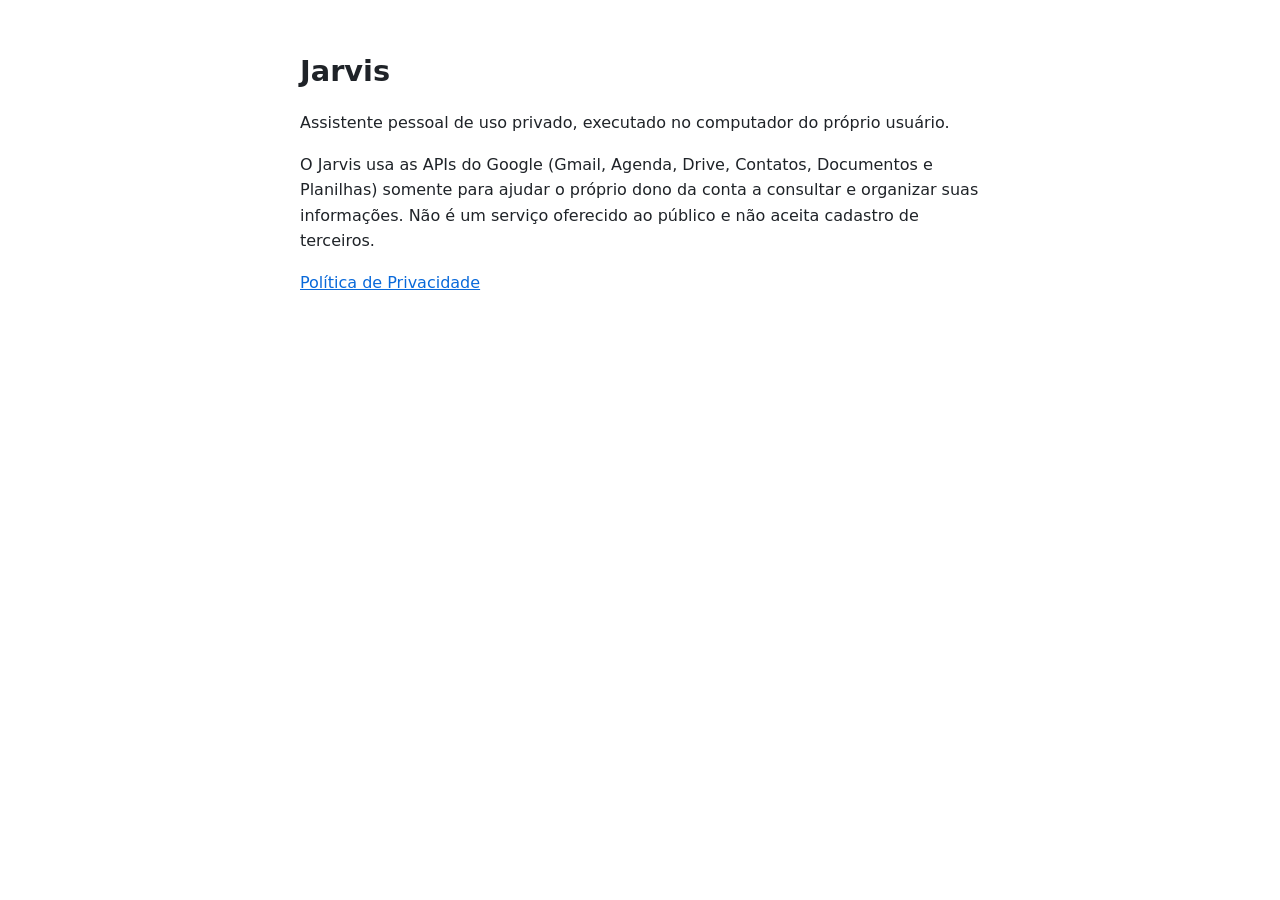
<file: index.html>
<!doctype html>
<html lang="pt-BR">
<head>
  <meta charset="utf-8">
  <meta name="viewport" content="width=device-width, initial-scale=1">
  <title>Jarvis</title>
  <link rel="stylesheet" href="estilo.css">
</head>
<body>
  <main>
    <h1>Jarvis</h1>
    <p>Assistente pessoal de uso privado, executado no computador do próprio usuário.</p>
    <p>O Jarvis usa as APIs do Google (Gmail, Agenda, Drive, Contatos, Documentos e Planilhas) somente
      para ajudar o próprio dono da conta a consultar e organizar suas informações. Não é um serviço
      oferecido ao público e não aceita cadastro de terceiros.</p>
    <p><a href="privacidade.html">Política de Privacidade</a></p>
  </main>
</body>
</html>
</file>
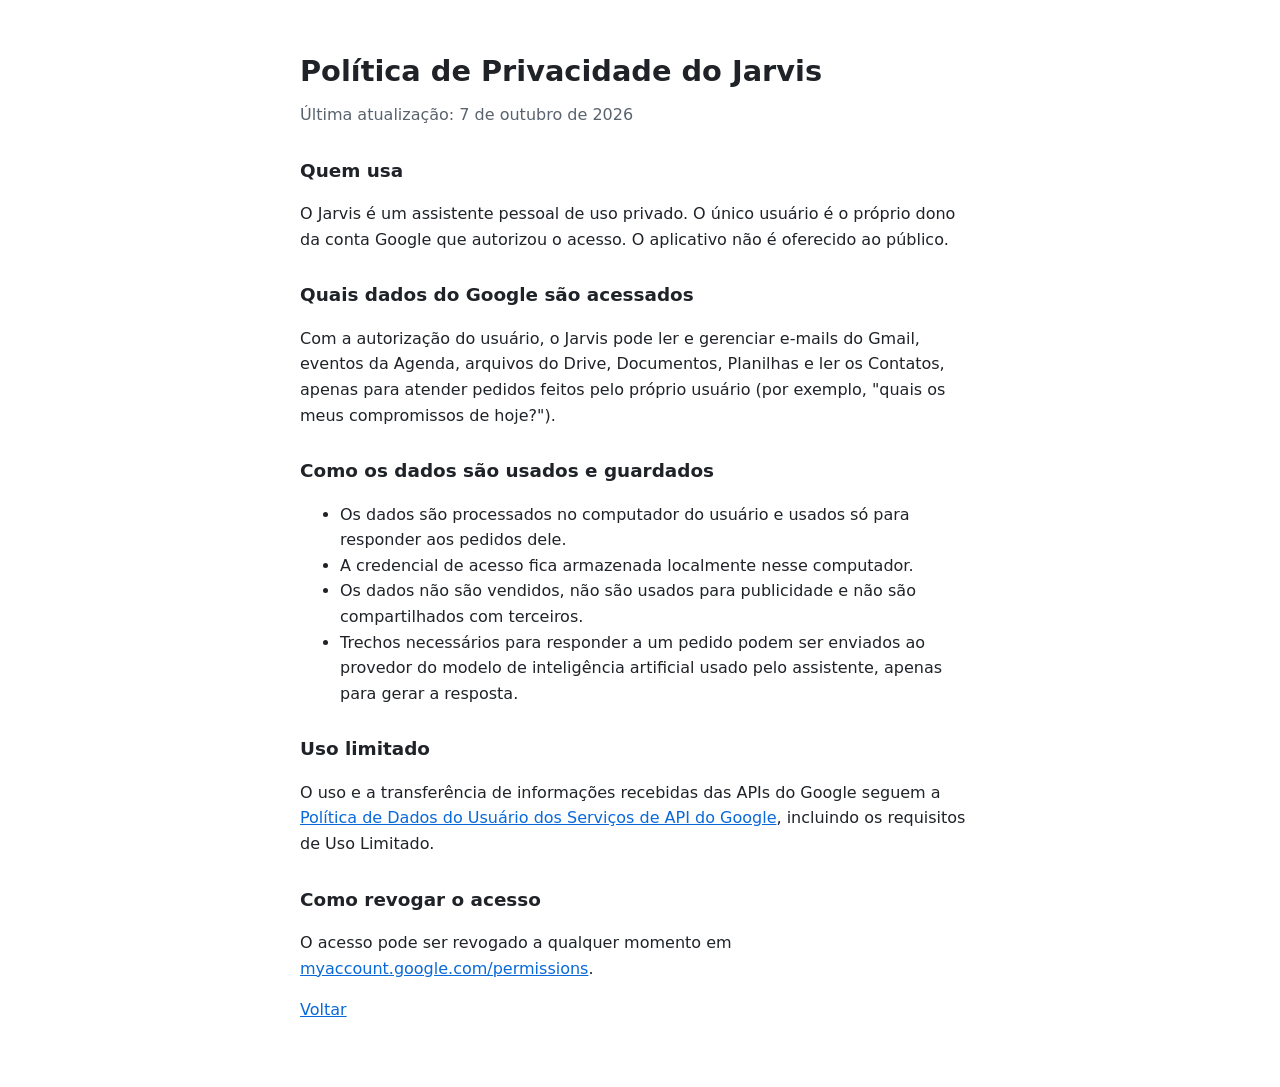
<file: privacidade.html>
<!doctype html>
<html lang="pt-BR">
<head>
  <meta charset="utf-8">
  <meta name="viewport" content="width=device-width, initial-scale=1">
  <title>Privacidade do Jarvis</title>
  <link rel="stylesheet" href="estilo.css">
</head>
<body>
  <main>
    <h1>Política de Privacidade do Jarvis</h1>
    <p class="data">Última atualização: 7 de outubro de 2026</p>

    <h2>Quem usa</h2>
    <p>O Jarvis é um assistente pessoal de uso privado. O único usuário é o próprio dono da conta Google
      que autorizou o acesso. O aplicativo não é oferecido ao público.</p>

    <h2>Quais dados do Google são acessados</h2>
    <p>Com a autorização do usuário, o Jarvis pode ler e gerenciar e-mails do Gmail, eventos da Agenda,
      arquivos do Drive, Documentos, Planilhas e ler os Contatos, apenas para atender pedidos feitos
      pelo próprio usuário (por exemplo, "quais os meus compromissos de hoje?").</p>

    <h2>Como os dados são usados e guardados</h2>
    <ul>
      <li>Os dados são processados no computador do usuário e usados só para responder aos pedidos dele.</li>
      <li>A credencial de acesso fica armazenada localmente nesse computador.</li>
      <li>Os dados não são vendidos, não são usados para publicidade e não são compartilhados com terceiros.</li>
      <li>Trechos necessários para responder a um pedido podem ser enviados ao provedor do modelo de
        inteligência artificial usado pelo assistente, apenas para gerar a resposta.</li>
    </ul>

    <h2>Uso limitado</h2>
    <p>O uso e a transferência de informações recebidas das APIs do Google seguem a
      <a href="https://developers.google.com/terms/api-services-user-data-policy">Política de Dados do
      Usuário dos Serviços de API do Google</a>, incluindo os requisitos de Uso Limitado.</p>

    <h2>Como revogar o acesso</h2>
    <p>O acesso pode ser revogado a qualquer momento em
      <a href="https://myaccount.google.com/permissions">myaccount.google.com/permissions</a>.</p>

    <p><a href="index.html">Voltar</a></p>
  </main>
</body>
</html>
</file>
<file: estilo.css>
:root {
  --fundo: #ffffff;
  --texto: #1f2328;
  --suave: #59636e;
  --link: #0969da;
}

@media (prefers-color-scheme: dark) {
  :root {
    --fundo: #0d1117;
    --texto: #e6edf3;
    --suave: #9198a1;
    --link: #4493f8;
  }
}

body {
  margin: 0;
  background: var(--fundo);
  color: var(--texto);
  font: 16px/1.6 system-ui, -apple-system, "Segoe UI", Roboto, sans-serif;
}

main {
  max-width: 680px;
  margin: 0 auto;
  padding: 48px 16px;
}

h1 { font-size: 1.8rem; margin: 0 0 16px; }
h2 { font-size: 1.15rem; margin: 28px 0 8px; }
a { color: var(--link); }
.data { color: var(--suave); margin-top: -8px; }
</file>
